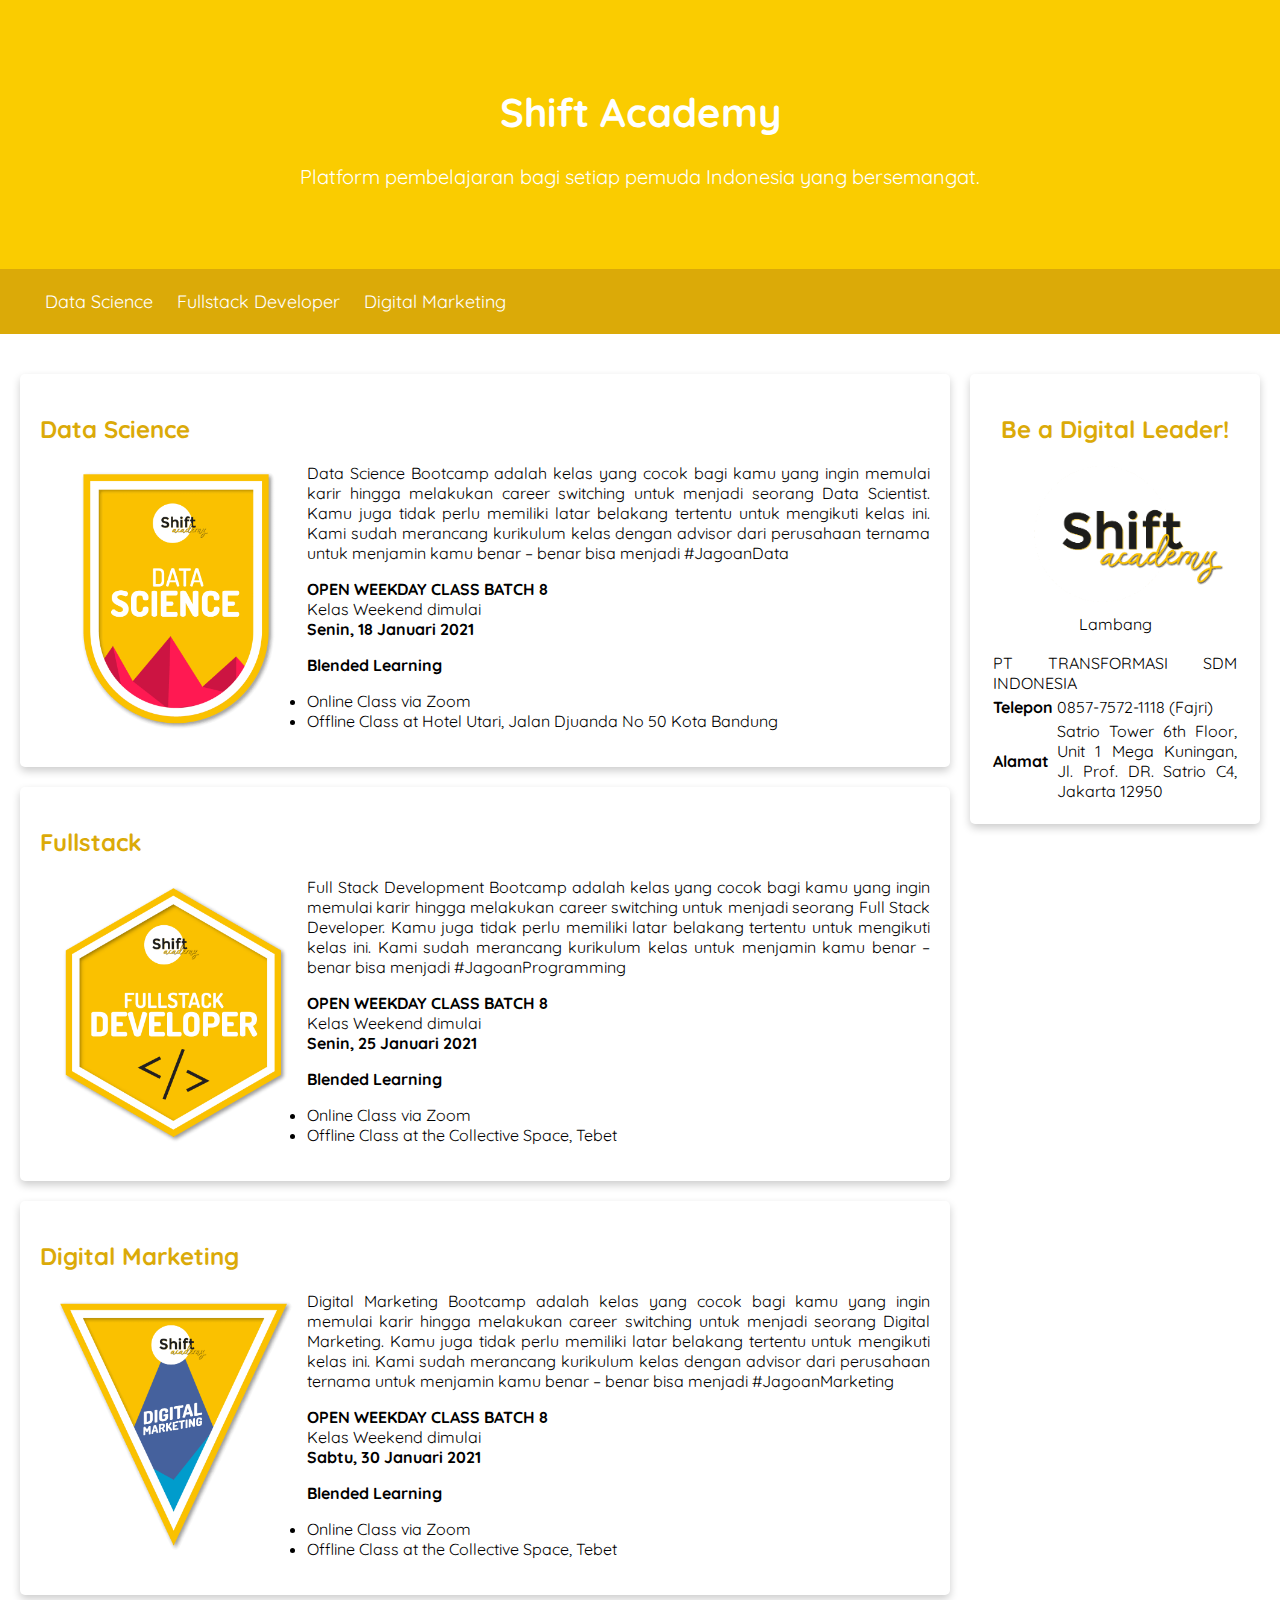
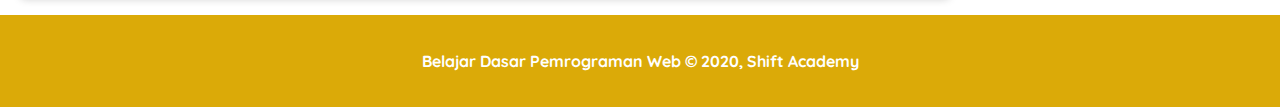
<file: index.html>
<!DOCTYPE html>
<html lang="en">

<head>
    <meta charset="UTF-8">
    <meta name="viewport" content="width=device-width, initial-scale=1.0">
    <title>::Shift Academy::</title>
    <link rel="stylesheet" href="assets/style/style.css">
</head>

<body>
    <header>
        <div class="jumbotron">
            <h1>Shift Academy</h1>
            <p>Platform pembelajaran bagi setiap pemuda Indonesia yang bersemangat.</p>
        </div>
        <nav>
            <ul>
                <li><a href="#data">Data Science</a></li>
                <li><a href="#fullstack">Fullstack Developer</a></li>
                <li><a href="#marketing">Digital Marketing</a></li>
            </ul>
        </nav>
    </header>
    <main>
        <div id="content">
            <article id="data" class="card">
                <h2>Data Science</h2>
                <img src="assets/image/DS.png" class="featured-image" alt="Data Science">
                <p>Data Science Bootcamp adalah kelas yang cocok bagi kamu yang ingin memulai karir hingga melakukan career switching untuk menjadi seorang Data Scientist. Kamu juga tidak perlu memiliki latar belakang tertentu untuk mengikuti kelas ini.
                    Kami sudah merancang kurikulum kelas dengan advisor dari perusahaan ternama untuk menjamin kamu benar – benar bisa menjadi #JagoanData </p>
                <p>
                    <b>OPEN WEEKDAY CLASS BATCH 8</b>
                    <br> Kelas Weekend dimulai <br>
                    <b>Senin, 18 Januari 2021</b>
                </p>
                <b>Blended Learning </b>
                <ul>
                    <li>Online Class via Zoom</li>
                    <li>
                        Offline Class at Hotel Utari, Jalan Djuanda No 50 Kota Bandung</li>
                </ul>
                <div class="clear"></div>
            </article>
            <article id="fullstack" class="card">
                <h2>Fullstack</h2>
                <img src="assets/image/FS.png" class="featured-image" alt="Fullstack">
                <p>Full Stack Development Bootcamp adalah kelas yang cocok bagi kamu yang ingin memulai karir hingga melakukan career switching untuk menjadi seorang Full Stack Developer. Kamu juga tidak perlu memiliki latar belakang tertentu untuk mengikuti
                    kelas ini. Kami sudah merancang kurikulum kelas untuk menjamin kamu benar – benar bisa menjadi #JagoanProgramming</p>
                <p>
                    <b>OPEN WEEKDAY CLASS BATCH 8</b>
                    <br> Kelas Weekend dimulai <br>
                    <b>Senin, 25 Januari 2021</b>
                </p>
                <b>Blended Learning </b>
                <ul>
                    <li>Online Class via Zoom
                    </li>
                    <li> Offline Class at the Collective Space, Tebet</li>
                </ul>
                <div class="clear"></div>
            </article>
            <article id="marketing" class="card">
                <h2>Digital Marketing</h2>
                <img src="assets/image/DM.png" class="featured-image" alt="Digital Marketing">
                <p>Digital Marketing Bootcamp adalah kelas yang cocok bagi kamu yang ingin memulai karir hingga melakukan career switching untuk menjadi seorang Digital Marketing. Kamu juga tidak perlu memiliki latar belakang tertentu untuk mengikuti kelas
                    ini. Kami sudah merancang kurikulum kelas dengan advisor dari perusahaan ternama untuk menjamin kamu benar – benar bisa menjadi #JagoanMarketing</p>
                <p>
                    <b>OPEN WEEKDAY CLASS BATCH 8</b>
                    <br> Kelas Weekend dimulai <br>
                    <b>Sabtu, 30 Januari 2021</b>
                </p>
                <b>Blended Learning </b>
                <ul>
                    <li>Online Class via Zoom
                    </li>
                    <li> Offline Class at the Collective Space, Tebet</li>
                </ul>
                <div class="clear"></div>
            </article>
        </div>

        <aside>
            <article class="profile card">
                <header>
                    <h2>Be a Digital Leader!</h2>
                    <figure>
                        <img src="assets/image/logo.png">
                        <figcaption>Lambang</figcaption>
                    </figure>
                </header>
                <section>
                    <table>
                        <tr>
                            <td colspan="2">PT TRANSFORMASI SDM INDONESIA</td>
                        </tr>
                        <tr>
                            <th>Telepon</th>
                            <td>0857-7572-1118 (Fajri) </td>
                        </tr>
                        <tr>
                            <th>Alamat</th>
                            <td>Satrio Tower 6th Floor, Unit 1 Mega Kuningan, Jl. Prof. DR. Satrio C4, Jakarta 12950
                            </td>
                        </tr>
                    </table>
                </section>
            </article>
        </aside>
    </main>
    <footer>
        <p>Belajar Dasar Pemrograman Web &#169; 2020, Shift Academy</p>
    </footer>
</body>

</html>
</file>
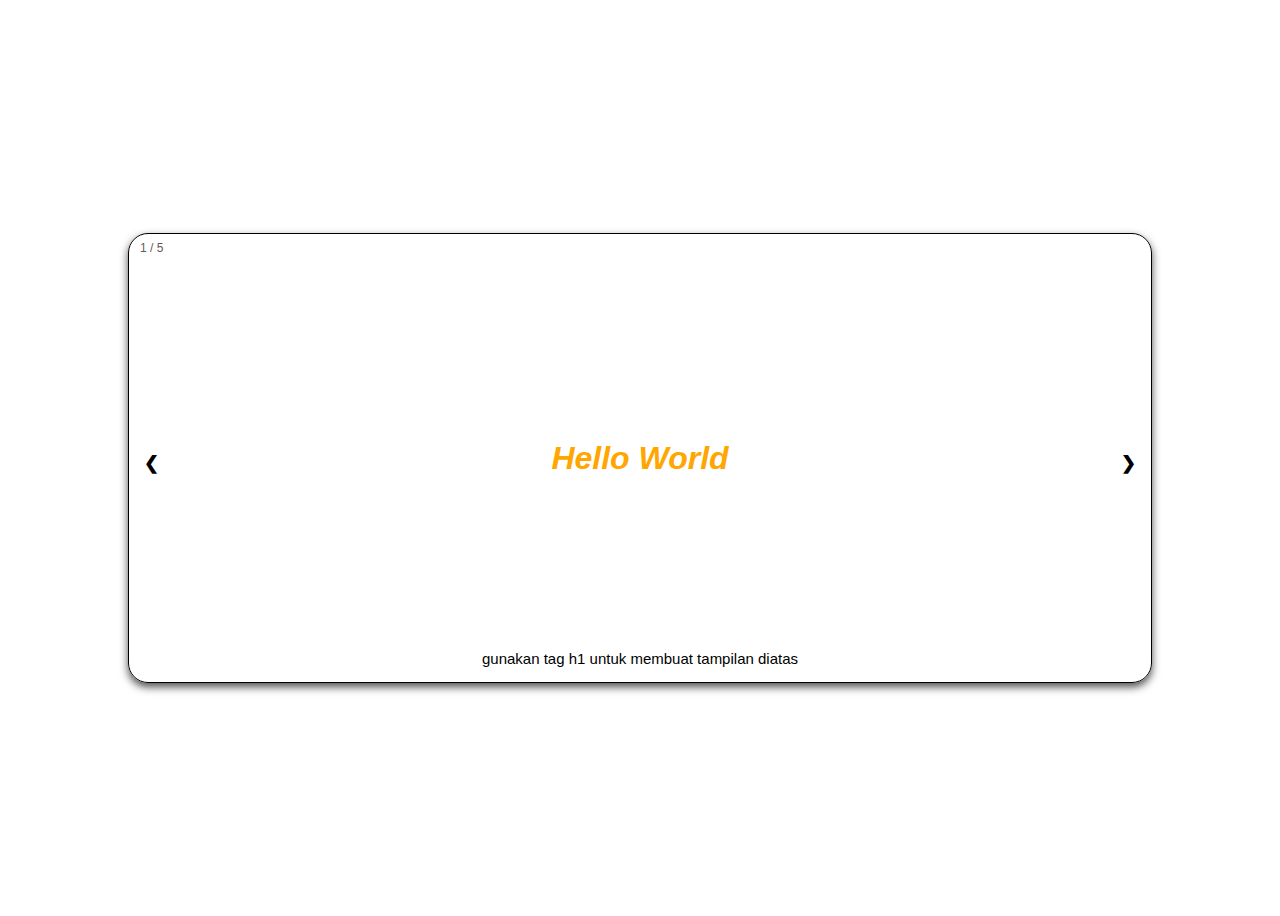
<file: challenge.html>
<!DOCTYPE html>
<html lang="en">

<head>
    <meta charset="UTF-8">
    <meta name="viewport" content="width=device-width, initial-scale=1.0">
    <title>HTML + CSS FTEST</title>
    <link rel="stylesheet" href="assets/style/challenge.css">
</head>

<body>
    <!-- Slideshow container -->
    <div class="slideshow-container">

        <div class="mySlides fade">
            <div class="numbertext">1 / 5</div>
            <div class="challenge">
                <div id="c4">
                    <i>
                    <h1>Hello World</h1>
                    </i>
                </div>
            </div>
            <div class="text">gunakan tag h1 untuk membuat tampilan diatas</div>
        </div>
        <div class="mySlides fade">
            <div class="numbertext">2 / 5</div>
            <div class="challenge">
                <footer id="c5">
                    Footer Keren
                </footer>
            </div>
            <div class="text">gunakan tag footer untuk membuat tampilan diatas</div>
        </div>

        <div class="mySlides fade">
            <div class="numbertext">3 / 5</div>
            <div class="challenge">
                <div id="c2">Pilih Aku</div>
            </div>
            <div class="text">Silahkan gunakan div untuk membuat tampilan tersebut</div>
        </div>

        <div class="mySlides fade">
            <div class="numbertext">4 / 5</div>
            <div class="challenge">
                <button id="c1">PAKAI BUTTON YA !!!</button>
            </div>
            <div class="text">gunakan tag button untuk membuat tampilan tersebut</div>
        </div>


        <div class="mySlides fade">
            <div class="numbertext">5 / 5</div>
            <div class="challenge">
                <div>
                    <label for="c3" style="display: block;text-transform: capitalize;">nama lengkap</label>
                    <input type="text" id="c3" placeholder="masukkan username anda" autofocus value="ghany abdillah ersa">
                </div>
            </div>
            <div class="text">gunakan label dan input serta tidak boleh menggunakan huruf kapital secara langsung</div>
        </div>

        <!-- Next and previous buttons -->
        <a class="prev" onclick="plusSlides(-1)">&#10094;</a>
        <a class="next" onclick="plusSlides(1)">&#10095;</a>
    </div>
    <br>

    <script>
        var slideIndex = 1;
        showSlides(slideIndex);

        // Next/previous controls
        function plusSlides(n) {
            showSlides(slideIndex += n);
        }

        // Thumbnail image controls
        function currentSlide(n) {
            showSlides(slideIndex = n);
        }

        function showSlides(n) {
            var i;
            var slides = document.getElementsByClassName("mySlides");
            var dots = document.getElementsByClassName("dot");
            if (n > slides.length) {
                slideIndex = 1
            }
            if (n < 1) {
                slideIndex = slides.length
            }
            for (i = 0; i < slides.length; i++) {
                slides[i].style.display = "none";
            }
            for (i = 0; i < dots.length; i++) {
                dots[i].className = dots[i].className.replace(" active", "");
            }
            slides[slideIndex - 1].style.display = "block";
            dots[slideIndex - 1].className += " active";
        }
    </script>
</body>

</html>
</file>
<file: assets/style/style.css>
@import url('https://fonts.googleapis.com/css?family=Quicksand:400,700&display=swap');
body {
    font-family: 'Quicksand', sans-serif;
    margin: 0;
    padding: 0;
}

h2,
h3 {
    color: #dbaa08
}

footer {
    padding: 20px;
    color: white;
    background-color: #dbaa08;
    text-align: center;
    font-weight: bold;
}

header {
    display: inline;
}

nav a {
    font-size: 18px;
    font-weight: 400;
    text-decoration: none;
    color: white;
}

nav a:hover {
    font-weight: bold;
}

nav li {
    display: inline;
    list-style-type: none;
    margin-right: 20px;
}

nav {
    background-color: #dbaa08;
    padding: 5px;
    position: sticky;
    top: 0px
}

.profile header {
    text-align: center;
}

.profile img {
    width: 200px;
}

.featured-image {
    width: 30%;
    min-width: 150px;
    float: left;
    max-height: 300px;
    object-fit: cover;
    object-position: center;
}

article {
    text-align: justify;
}

.clear {
    clear: left;
}

.card {
    box-shadow: 0 4px 8px 0 rgba(0, 0, 0, 0.2);
    border-radius: 5px;
    padding: 20px;
    margin-top: 20px;
}

.jumbotron {
    font-size: 20px;
    padding: 60px;
    background-color: #facc00;
    text-align: center;
    color: white;
}

main {
    padding: 20px;
    overflow: auto;
}

#content {
    float: left;
    width: 75%;
}

aside {
    float: right;
    width: 25%;
    padding-left: 20px;
}

* {
    box-sizing: border-box;
}

@media screen and (max-width: 1000px) {
    #content,
    aside {
        width: 100%;
        padding: 0;
    }
}
</file>
<file: assets/style/challenge.css>
* {
    box-sizing: border-box
}


/* Slideshow container */

body {
    display: flex;
    height: 100vh;
    align-content: center;
}

.slideshow-container {
    max-width: 100vw;
    position: relative;
    margin: auto;
}


/* Hide the images by default */

.mySlides {
    display: none;
}


/* Next & previous buttons */

.prev,
.next {
    cursor: pointer;
    position: absolute;
    top: 50%;
    width: auto;
    margin-top: -22px;
    padding: 16px;
    /* color: white; */
    font-weight: bold;
    font-size: 18px;
    transition: 0.6s ease;
    border-radius: 0 3px 3px 0;
    user-select: none;
}


/* Position the "next button" to the right */

.next {
    right: 0;
    border-radius: 3px 0 0 3px;
}


/* On hover, add a black background color with a little bit see-through */

.prev:hover,
.next:hover {
    background-color: rgba(0, 0, 0, 0.8);
}


/* Caption text */

.text {
    /* color: #f2f2f2; */
    font-size: 15px;
    padding: 8px 12px;
    position: absolute;
    bottom: 8px;
    width: 100%;
    text-align: center;
}


/* Number text (1/3 etc) */

.numbertext {
    color: #5e5b5b;
    font-size: 12px;
    padding: 8px 12px;
    position: absolute;
    top: 0;
}


/* The dots/bullets/indicators */

.challenge {
    border: 1px solid black;
    display: flex;
    padding: 100px;
    justify-content: center;
    flex-wrap: wrap;
    align-content: center;
    box-shadow: 0 4px 8px 0 rgba(0, 0, 0, 0.7);
    border-radius: 20px;
    height: 50vh;
    width: 80vw;
}

.dot {
    cursor: pointer;
    height: 15px;
    width: 15px;
    margin: 0 2px;
    background-color: #bbb;
    border-radius: 50%;
    display: inline-block;
    transition: background-color 0.6s ease;
}

.active,
.dot:hover {
    background-color: #717171;
}


/* Fading animation */

.fade {
    -webkit-animation-name: fade;
    -webkit-animation-duration: 1.5s;
    animation-name: fade;
    animation-duration: 1.5s;
}

@-webkit-keyframes fade {
    from {
        opacity: .4
    }
    to {
        opacity: 1
    }
}

@keyframes fade {
    from {
        opacity: .4
    }
    to {
        opacity: 1
    }
}

body {
    font-family: Verdana, sans-serif;
}

#c1 {
    border: none;
    width: 300px;
    height: 120px;
    border-radius: 20px;
    background-color: #dbaa08;
    color: white;
    font-size: 1.5em;
    box-shadow: 0 8px 10px 0 #717171;
    cursor: pointer;
}

#c1:hover {
    background-color: white;
    color: #dbaa08;
    box-shadow: 0 8px 10px 0 #dbaa08d0;
}

#c2 {
    border: 2px solid rgb(70, 70, 70);
    border-radius: 20px;
    box-shadow: 3px;
    padding-left: 100px;
    padding-right: 100px;
}

#c2:hover {
    background-color: #dfa403;
    color: white;
    font-weight: bold;
    font-style: italic;
    text-decoration: line-through;
    padding-top: 10px;
    padding-bottom: 10px;
    border-color: rgb(145, 43, 3);
    box-shadow: 0 8px 10px 0 #717171;
}

#c3 {
    text-align: center;
    margin-top: 10px;
    width: 30vw;
    height: 50px;
    border: 1px solid black;
    border-radius: 20px;
    font-size: 30px;
    text-transform: capitalize;
}

#c3:focus {
    outline: 0;
}

#c3::placeholder {
    font-size: 20px;
}

#c4 {
    color: rgb(255, 166, 0);
}

#c5 {
    background-color: #dbaa08;
    width: 100%;
    text-align: center;
    padding-top: 30px;
    padding-bottom: 30px;
    color: white;
}
</file>
